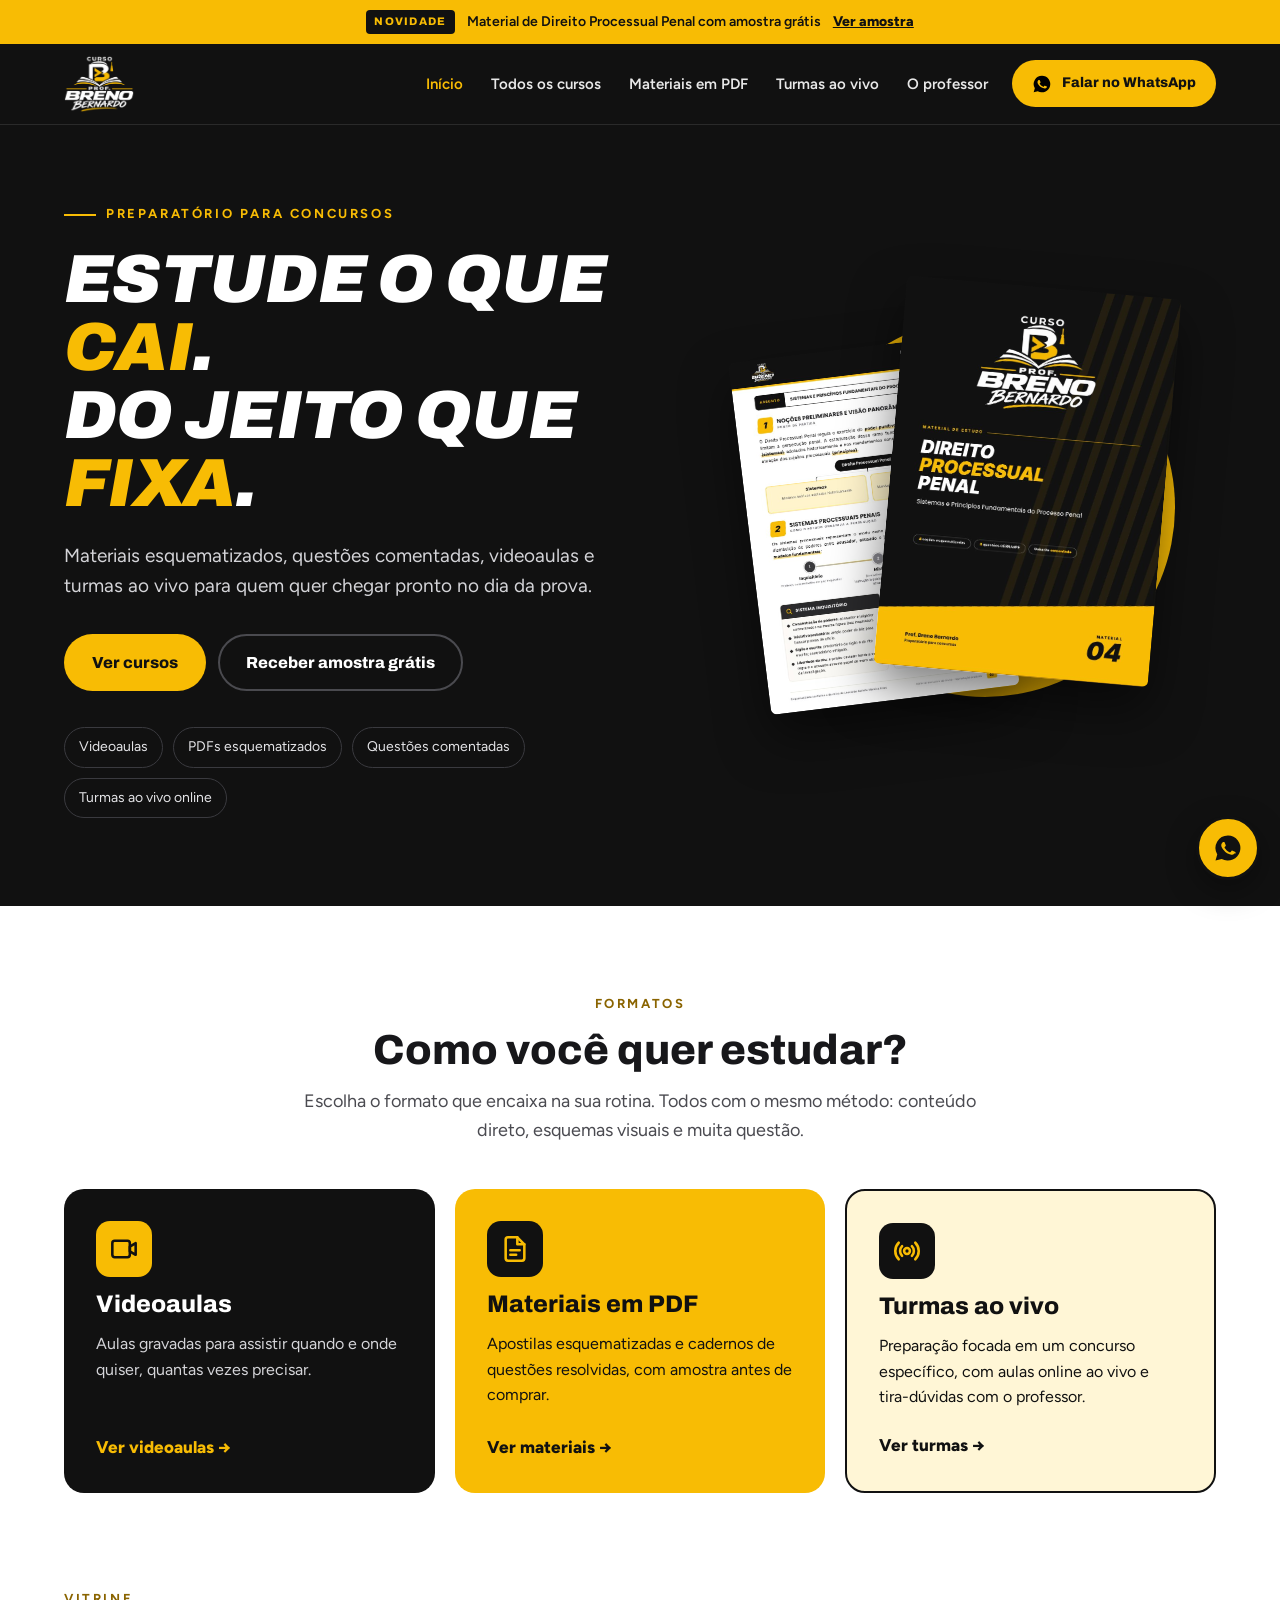
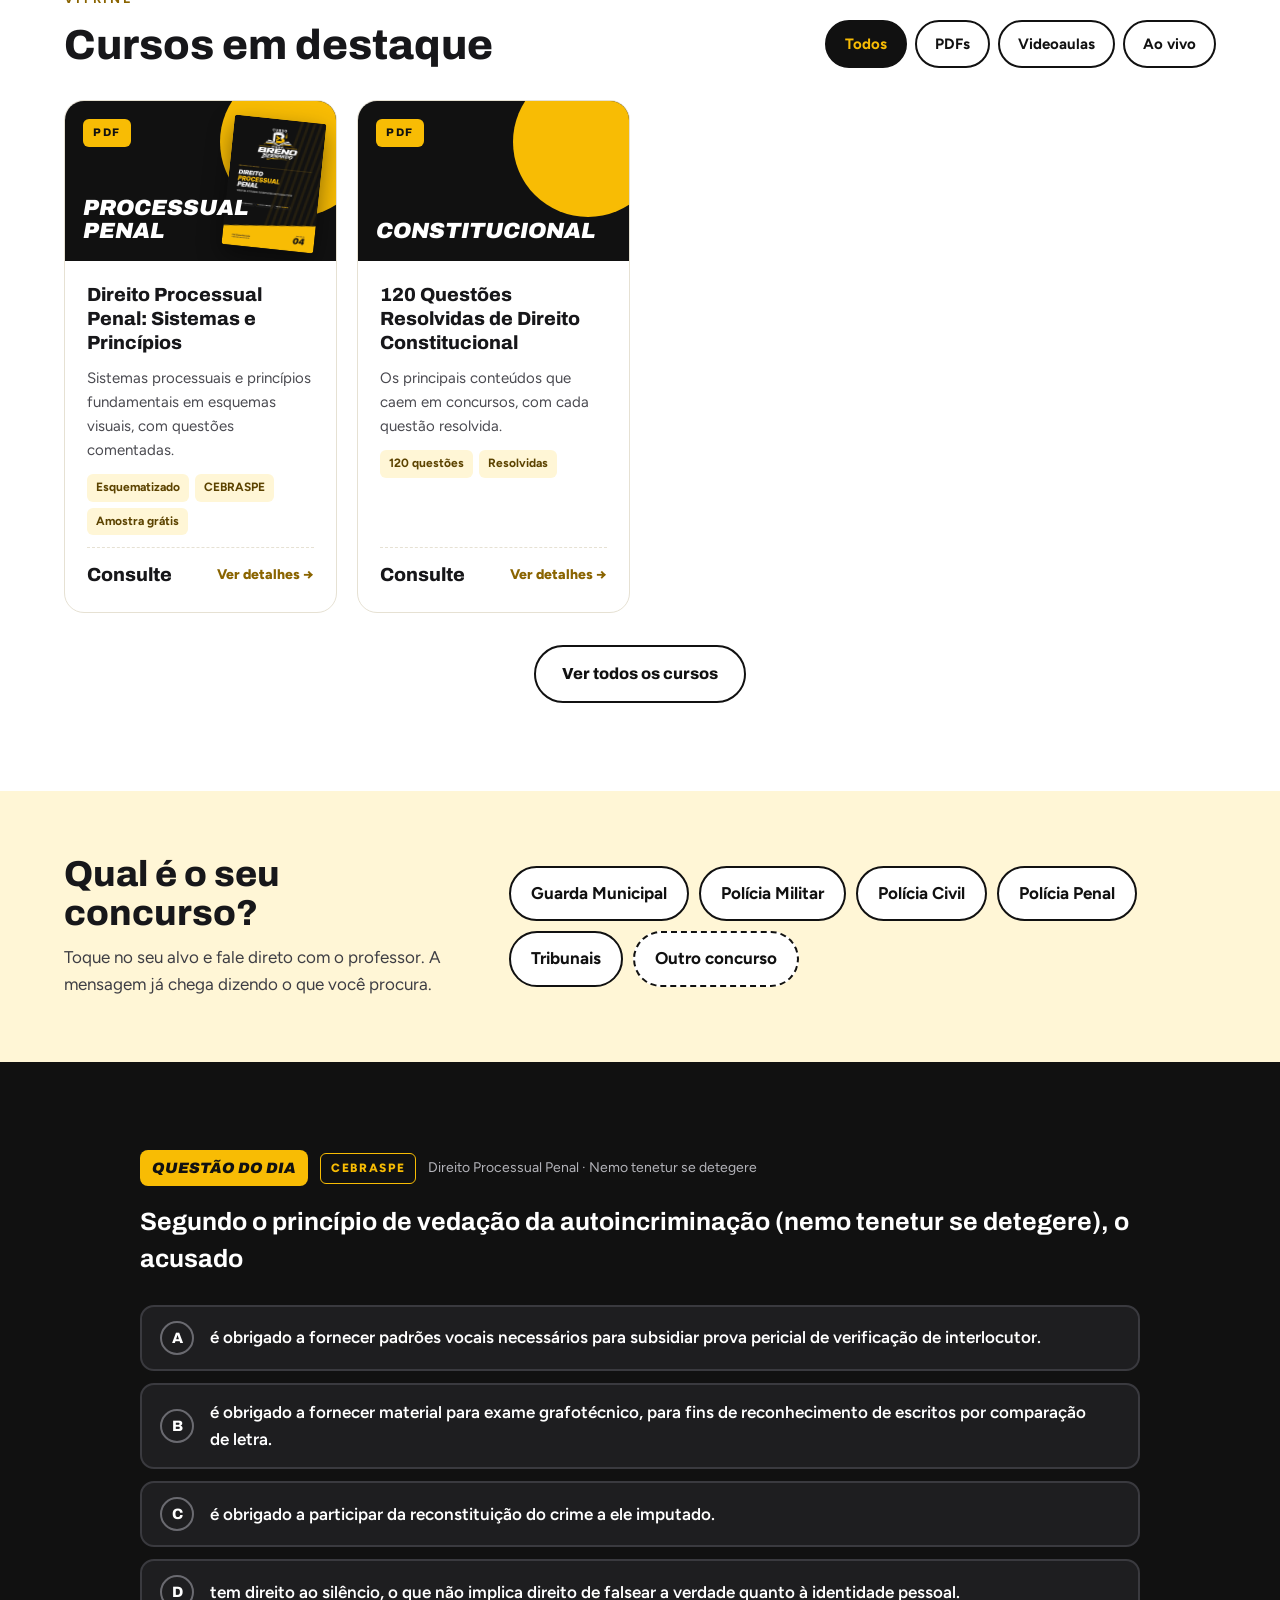
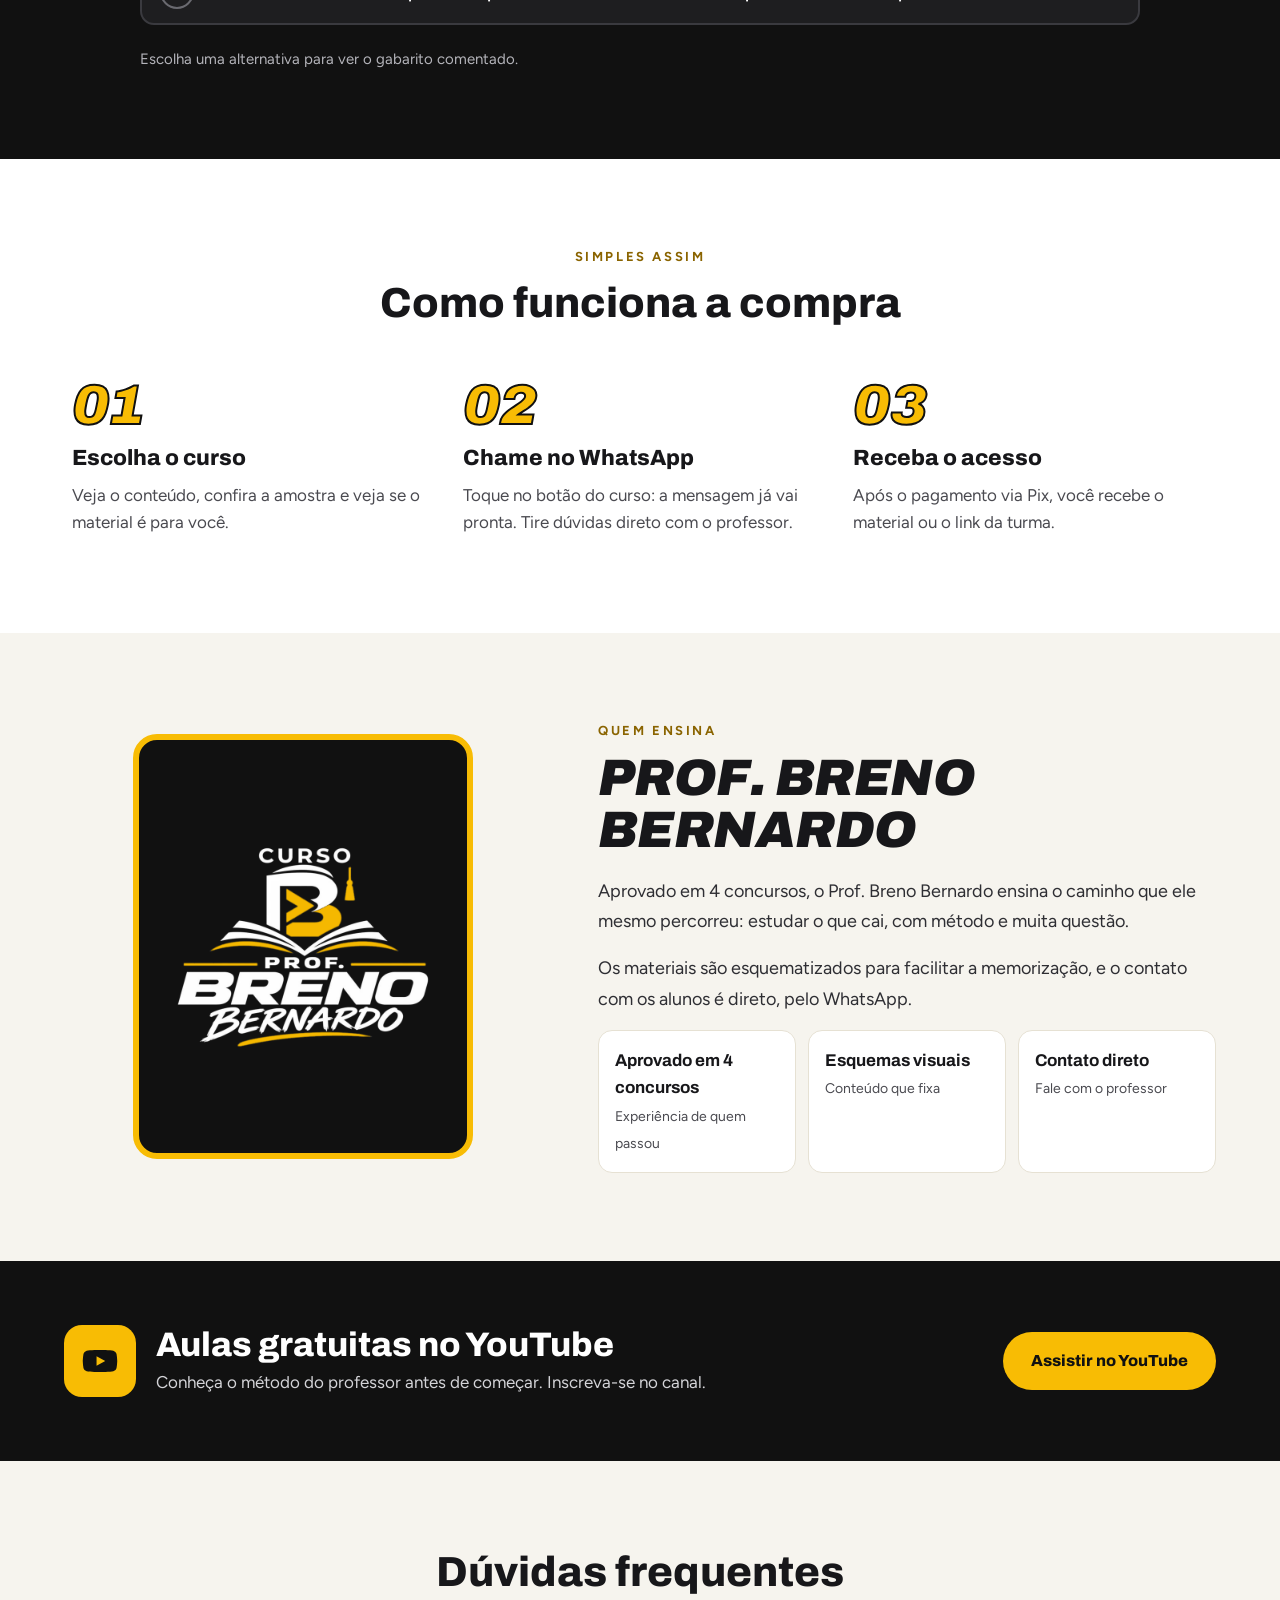
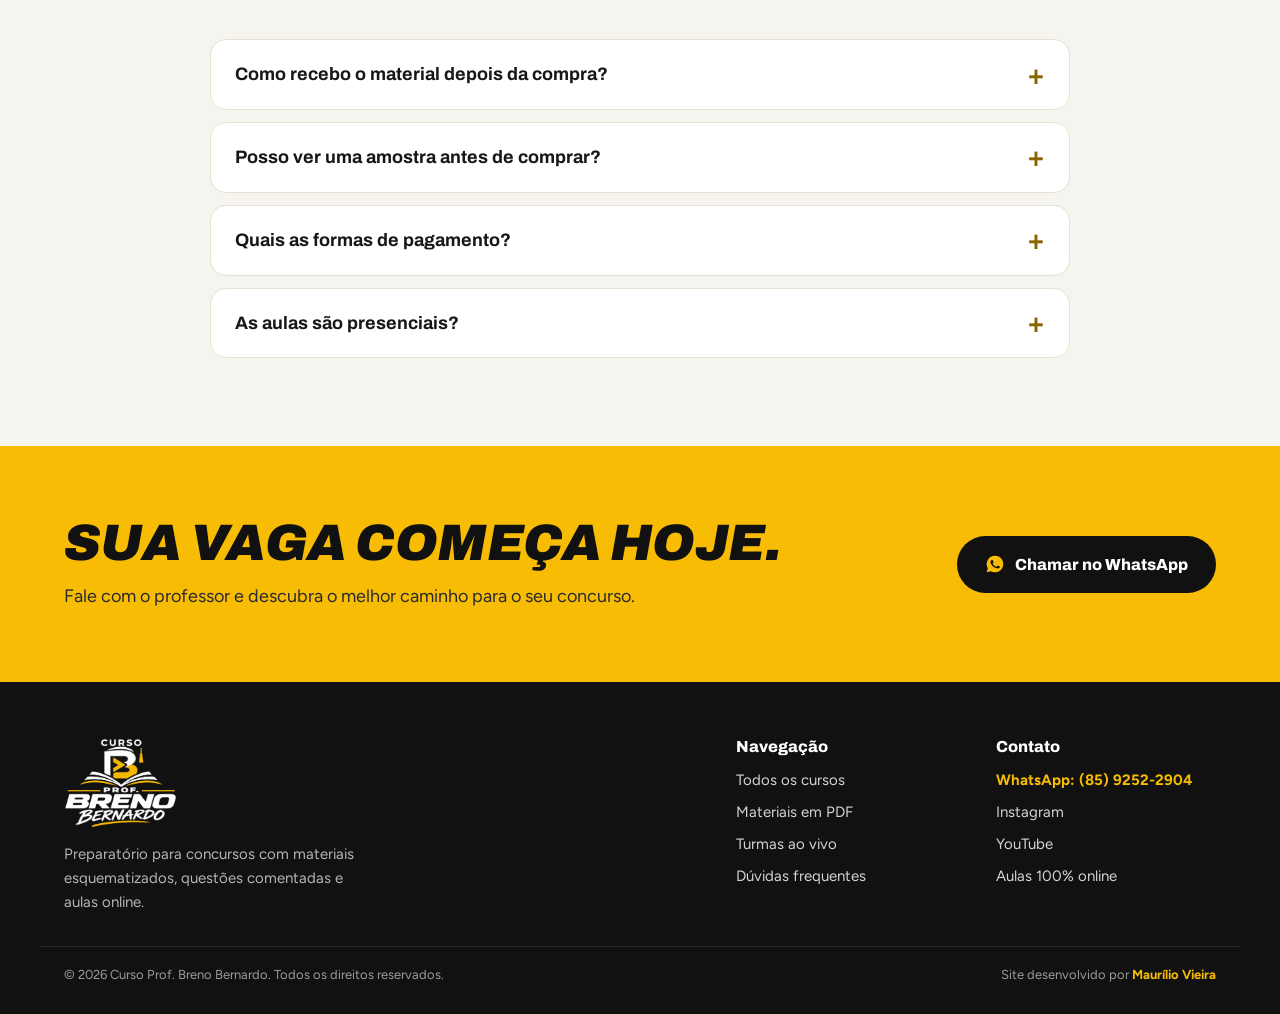
<file: index.html>
<!doctype html>
<html lang="pt-BR">
<head>
  <meta charset="utf-8">
  <meta name="viewport" content="width=device-width, initial-scale=1">
  <title>Curso Prof. Breno Bernardo | Preparatório para concursos</title>
  <meta name="description" content="Materiais esquematizados, questões comentadas, videoaulas e turmas ao vivo para concursos. Fale direto com o Prof. Breno Bernardo pelo WhatsApp.">

  <!-- Prévia do link quando compartilhado no WhatsApp / Instagram / Facebook -->
  <meta property="og:type" content="website">
  <meta property="og:title" content="Curso Prof. Breno Bernardo">
  <meta property="og:description" content="Estude o que cai. Do jeito que fixa. Materiais, questões comentadas e aulas online.">
  <meta property="og:image" content="img/compartilhar.jpg">
  <meta name="theme-color" content="#111111">

  <link rel="icon" type="image/png" href="img/favicon.png">
  <link rel="apple-touch-icon" href="img/favicon.png">
  <link rel="preconnect" href="https://fonts.googleapis.com">
  <link rel="preconnect" href="https://fonts.gstatic.com" crossorigin>
  <link rel="stylesheet" href="https://fonts.googleapis.com/css2?family=Archivo:ital,wght@0,700;0,800;1,800;1,900&family=Figtree:wght@400;500;600;700&display=swap">
  <link rel="stylesheet" href="css/style.css">
</head>
<body data-pagina="inicio">

  <!-- Faixa amarela, cabeçalho e rodapé são preenchidos pelo js/app.js
       a partir do js/config.js — não edite aqui. -->
  <div id="aviso"></div>
  <header id="cabecalho"></header>

  <main>

    <!-- ================= ABERTURA ================= -->
    <section class="hero">
      <div class="container hero__grade">
        <div class="hero__texto">
          <div class="hero__kicker">Preparatório para concursos</div>
          <h1 class="titulo-impacto">Estude o que <span class="destaque-amarelo">cai</span>.<br>Do jeito que <span class="destaque-amarelo">fixa</span>.</h1>
          <p class="hero__sub">Materiais esquematizados, questões comentadas, videoaulas e turmas ao vivo para quem quer chegar pronto no dia da prova.</p>
          <div class="hero__botoes">
            <a class="btn btn--amarelo" href="cursos.html">Ver cursos</a>
            <a class="btn btn--contorno" data-whats="Olá, Prof. Breno! Quero receber uma amostra grátis do material." href="#">Receber amostra grátis</a>
          </div>
          <div class="pilulas">
            <span class="pilula">Videoaulas</span>
            <span class="pilula">PDFs esquematizados</span>
            <span class="pilula">Questões comentadas</span>
            <span class="pilula">Turmas ao vivo online</span>
          </div>
        </div>
        <!-- Imagens do material. Para trocar, aponte para outras imagens em img/amostras/ -->
        <div class="hero__visual" aria-hidden="true">
          <div class="hero__circulo"></div>
          <img class="hero__pagina hero__pagina--tras" src="img/amostras/processual-penal-2.jpg" alt="">
          <img class="hero__pagina hero__pagina--frente" src="img/amostras/processual-penal-1.jpg" alt="">
        </div>
      </div>
    </section>

    <!-- ================= FORMATOS ================= -->
    <section class="secao" style="padding-bottom:40px">
      <div class="container">
        <div class="cabeca-secao cabeca-secao--centro">
          <div class="sobretitulo">Formatos</div>
          <h2 class="titulo-secao">Como você quer estudar?</h2>
          <p>Escolha o formato que encaixa na sua rotina. Todos com o mesmo método: conteúdo direto, esquemas visuais e muita questão.</p>
        </div>
        <div class="grade-auto">
          <a class="formato formato--preto" href="cursos.html?tipo=video">
            <span class="formato__icone"><svg aria-hidden="true" viewBox="0 0 24 24" fill="none" stroke="#111" stroke-width="2.2" stroke-linecap="round" stroke-linejoin="round"><rect x="2" y="5" width="15" height="14" rx="2"/><path d="M17 10l5-3v10l-5-3z"/></svg></span>
            <h3>Videoaulas</h3>
            <p>Aulas gravadas para assistir quando e onde quiser, quantas vezes precisar.</p>
            <span class="formato__link">Ver videoaulas →</span>
          </a>
          <a class="formato formato--amarelo" href="cursos.html?tipo=pdf">
            <span class="formato__icone"><svg aria-hidden="true" viewBox="0 0 24 24" fill="none" stroke="#F8BC04" stroke-width="2.2" stroke-linecap="round" stroke-linejoin="round"><path d="M14 2H6a2 2 0 0 0-2 2v16a2 2 0 0 0 2 2h12a2 2 0 0 0 2-2V8z"/><path d="M14 2v6h6M8 13h8M8 17h5"/></svg></span>
            <h3>Materiais em PDF</h3>
            <p>Apostilas esquematizadas e cadernos de questões resolvidas, com amostra antes de comprar.</p>
            <span class="formato__link">Ver materiais →</span>
          </a>
          <a class="formato formato--claro" href="cursos.html?tipo=aovivo">
            <span class="formato__icone"><svg aria-hidden="true" viewBox="0 0 24 24" fill="none" stroke="#F8BC04" stroke-width="2.2" stroke-linecap="round" stroke-linejoin="round"><circle cx="12" cy="12" r="2.5"/><path d="M7.8 7.8a6 6 0 0 0 0 8.4M16.2 7.8a6 6 0 0 1 0 8.4M4.9 4.9a10 10 0 0 0 0 14.2M19.1 4.9a10 10 0 0 1 0 14.2"/></svg></span>
            <h3>Turmas ao vivo</h3>
            <p>Preparação focada em um concurso específico, com aulas online ao vivo e tira-dúvidas com o professor.</p>
            <span class="formato__link">Ver turmas →</span>
          </a>
        </div>
      </div>
    </section>

    <!-- ================= CURSOS EM DESTAQUE =================
         Os cards vêm do js/dados.js (itens com destaque: true). -->
    <section class="secao" id="cursos" style="padding-top:56px">
      <div class="container">
        <div class="linha-titulo">
          <div>
            <div class="sobretitulo">Vitrine</div>
            <h2 class="titulo-secao" style="margin:0">Cursos em destaque</h2>
          </div>
          <div class="filtros" id="filtros-destaque" role="group" aria-label="Filtrar cursos"></div>
        </div>
        <div class="grade-cursos" id="lista-destaques"></div>
        <p style="text-align:center;margin-top:32px"><a class="btn btn--contorno-escuro" href="cursos.html">Ver todos os cursos</a></p>
      </div>
    </section>

    <!-- ================= QUAL É O SEU CONCURSO ================= -->
    <section class="secao secao--areia" style="padding:64px 0; background:#FFF6D6">
      <div class="container concursos">
        <div class="concursos__texto">
          <h2>Qual é o seu concurso?</h2>
          <p>Toque no seu alvo e fale direto com o professor. A mensagem já chega dizendo o que você procura.</p>
        </div>
        <div class="concursos__botoes" id="lista-concursos"></div>
      </div>
    </section>

    <!-- ================= QUESTÃO DO DIA ================= -->
    <section class="secao secao--preta">
      <div class="container">
        <div class="questao" id="questao"></div>
      </div>
    </section>

    <!-- ================= COMO FUNCIONA ================= -->
    <section class="secao">
      <div class="container">
        <div class="cabeca-secao cabeca-secao--centro">
          <div class="sobretitulo">Simples assim</div>
          <h2 class="titulo-secao">Como funciona a compra</h2>
        </div>
        <div class="grade-auto">
          <div class="passo"><div class="passo__numero">01</div><h3>Escolha o curso</h3><p>Veja o conteúdo, confira a amostra e veja se o material é para você.</p></div>
          <div class="passo"><div class="passo__numero">02</div><h3>Chame no WhatsApp</h3><p>Toque no botão do curso: a mensagem já vai pronta. Tire dúvidas direto com o professor.</p></div>
          <div class="passo"><div class="passo__numero">03</div><h3>Receba o acesso</h3><p>Após o pagamento via Pix, você recebe o material ou o link da turma.</p></div>
        </div>
      </div>
    </section>

    <!-- ================= O PROFESSOR =================
         Textos e foto vêm do js/config.js (bloco "professor"). -->
    <section class="secao secao--areia" id="professor">
      <div class="container sobre">
        <div class="sobre__foto"><div class="sobre__moldura" id="professor-foto"></div></div>
        <div class="sobre__texto">
          <div class="sobretitulo">Quem ensina</div>
          <h2 class="titulo-impacto">Prof. Breno<br>Bernardo</h2>
          <div id="professor-bio"></div>
          <div class="mini-cards" id="professor-destaques"></div>
        </div>
      </div>
    </section>

    <!-- ================= YOUTUBE ================= -->
    <section class="secao secao--preta" style="padding:64px 0">
      <div class="container youtube">
        <div class="youtube__texto">
          <span class="youtube__icone">
            <svg aria-hidden="true" viewBox="0 0 24 24" fill="#111"><path d="M23 7.2a3 3 0 0 0-2.1-2.1C19 4.6 12 4.6 12 4.6s-7 0-8.9.5A3 3 0 0 0 1 7.2 31 31 0 0 0 .5 12 31 31 0 0 0 1 16.8a3 3 0 0 0 2.1 2.1c1.9.5 8.9.5 8.9.5s7 0 8.9-.5a3 3 0 0 0 2.1-2.1 31 31 0 0 0 .5-4.8 31 31 0 0 0-.5-4.8zM9.7 15.1V8.9L15.5 12z"/></svg>
          </span>
          <div>
            <h2>Aulas gratuitas no YouTube</h2>
            <p>Conheça o método do professor antes de começar. Inscreva-se no canal.</p>
          </div>
        </div>
        <a class="btn btn--amarelo" id="link-youtube" href="#" target="_blank" rel="noopener">Assistir no YouTube</a>
      </div>
    </section>

    <!-- ================= DEPOIMENTOS =================
         Some sozinha enquanto a lista DEPOIMENTOS estiver vazia. -->
    <section class="secao">
      <div class="container">
        <div class="cabeca-secao cabeca-secao--centro">
          <div class="sobretitulo">Alunos</div>
          <h2 class="titulo-secao">Quem estudou, recomenda</h2>
        </div>
        <div class="grade-auto" id="lista-depoimentos"></div>
      </div>
    </section>

    <!-- ================= DÚVIDAS ================= -->
    <section class="secao secao--areia" id="duvidas">
      <div class="container">
        <div class="cabeca-secao cabeca-secao--centro"><h2 class="titulo-secao">Dúvidas frequentes</h2></div>
        <div class="duvidas" id="lista-duvidas"></div>
      </div>
    </section>

    <!-- ================= CHAMADA FINAL ================= -->
    <section class="secao secao--amarela" style="padding:72px 0">
      <div class="container chamada">
        <div class="chamada__texto">
          <h2 class="titulo-impacto">Sua vaga começa hoje.</h2>
          <p>Fale com o professor e descubra o melhor caminho para o seu concurso.</p>
        </div>
        <a class="btn btn--preto" data-whats="Olá, Prof. Breno! Quero começar a estudar." href="#">
          <svg aria-hidden="true" viewBox="0 0 24 24"><path d="M12 2a10 10 0 0 0-8.6 15.1L2 22l5-1.3A10 10 0 1 0 12 2zm5.3 14.1c-.2.6-1.3 1.2-1.8 1.2-.5.1-1 .1-3.2-.7-2.7-1.1-4.4-3.8-4.6-4-.1-.2-1.1-1.5-1.1-2.8s.7-2 1-2.3c.2-.3.5-.3.7-.3h.5c.2 0 .4 0 .6.5l.8 2c.1.2.1.4 0 .5l-.4.6-.4.4c-.1.1-.3.3-.1.6.2.3.8 1.3 1.7 2.1 1.2 1 2.1 1.3 2.4 1.5.3.1.5.1.6-.1l.9-1.1c.2-.3.4-.2.7-.1l1.9.9c.3.1.5.2.5.3.1.1.1.7-.1 1.3z"/></svg>
          Chamar no WhatsApp
        </a>
      </div>
    </section>
  </main>

  <footer id="rodape"></footer>

  <!-- A ordem importa: primeiro os dados, depois o motor. -->
  <script src="js/config.js"></script>
  <script src="js/dados.js"></script>
  <script src="js/app.js"></script>
</body>
</html>
</file>
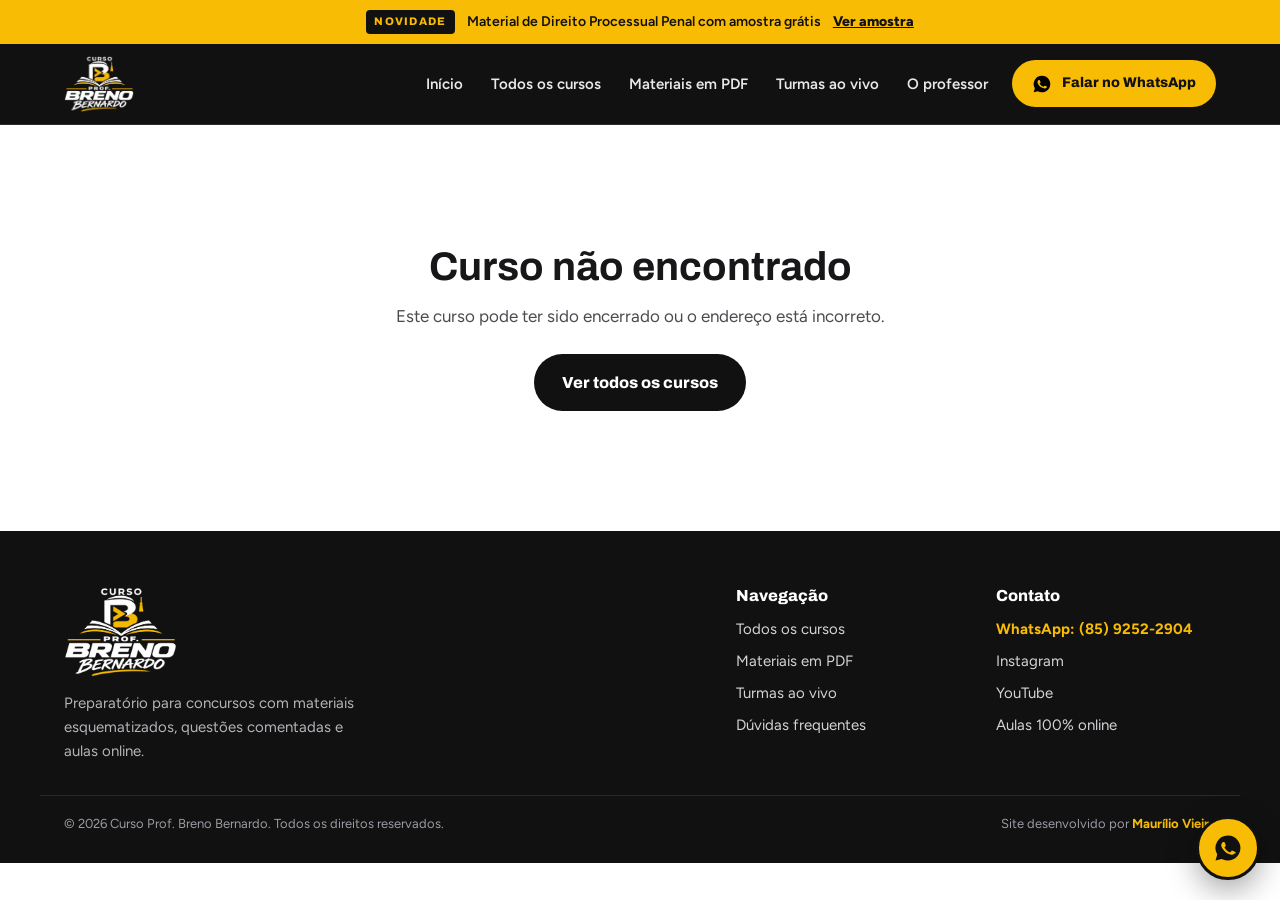
<file: curso.html>
<!doctype html>
<html lang="pt-BR">
<head>
  <meta charset="utf-8">
  <meta name="viewport" content="width=device-width, initial-scale=1">
  <title>Curso | Curso Prof. Breno Bernardo</title>
  <meta name="description" content="Detalhes do curso do Prof. Breno Bernardo.">

  <!-- Prévia do link quando compartilhado no WhatsApp / Instagram / Facebook -->
  <meta property="og:type" content="website">
  <meta property="og:title" content="Curso Prof. Breno Bernardo">
  <meta property="og:description" content="Estude o que cai. Do jeito que fixa. Materiais, questões comentadas e aulas online.">
  <meta property="og:image" content="img/compartilhar.jpg">
  <meta name="theme-color" content="#111111">

  <link rel="icon" type="image/png" href="img/favicon.png">
  <link rel="apple-touch-icon" href="img/favicon.png">
  <link rel="preconnect" href="https://fonts.googleapis.com">
  <link rel="preconnect" href="https://fonts.gstatic.com" crossorigin>
  <link rel="stylesheet" href="https://fonts.googleapis.com/css2?family=Archivo:ital,wght@0,700;0,800;1,800;1,900&family=Figtree:wght@400;500;600;700&display=swap">
  <link rel="stylesheet" href="css/style.css">
</head>
<body data-pagina="curso">

  <div id="aviso"></div>
  <header id="cabecalho"></header>

  <main id="detalhe">
    <!-- PÁGINA DO CURSO: montada automaticamente pelo js/app.js
         a partir do item de js/dados.js cujo "id" está no endereço.
         Exemplo: curso.html?id=processual-penal-sistemas-principios
         Não é preciso criar um arquivo .html para cada curso. -->
  </main>

  <footer id="rodape"></footer>

  <!-- A ordem importa: primeiro os dados, depois o motor. -->
  <script src="js/config.js"></script>
  <script src="js/dados.js"></script>
  <script src="js/app.js"></script>
</body>
</html>
</file>
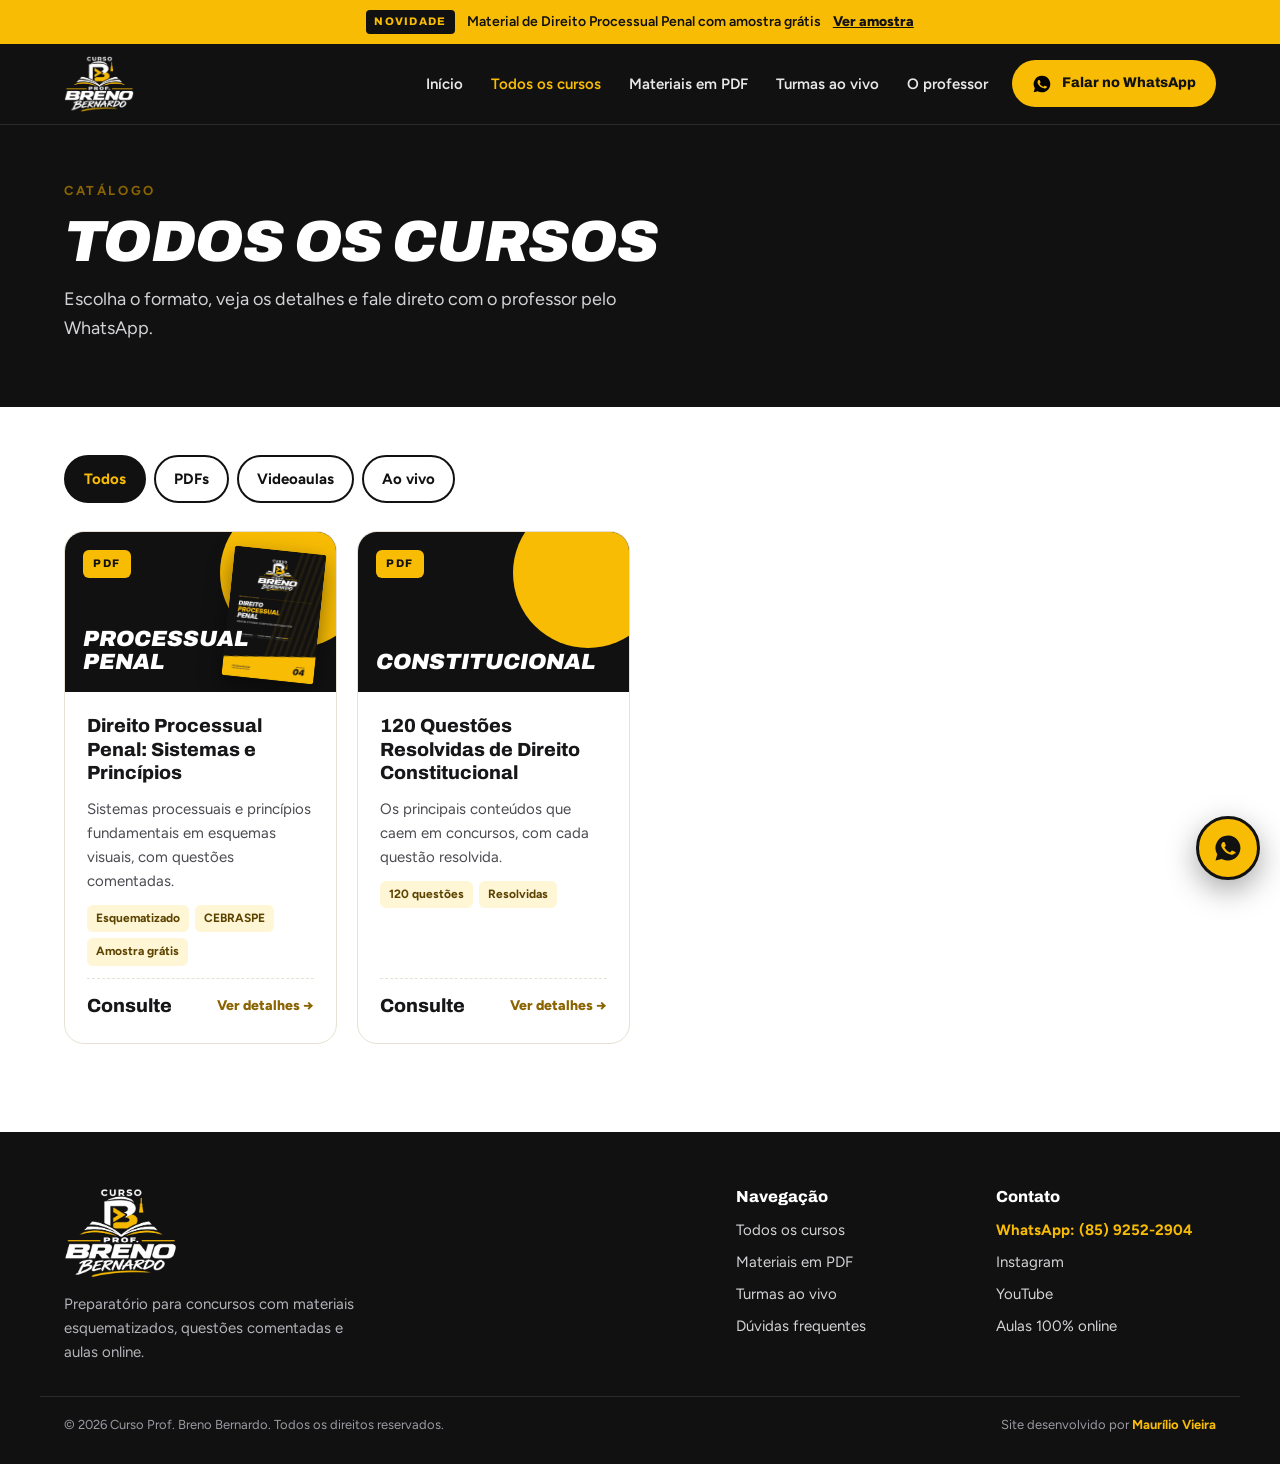
<file: cursos.html>
<!doctype html>
<html lang="pt-BR">
<head>
  <meta charset="utf-8">
  <meta name="viewport" content="width=device-width, initial-scale=1">
  <title>Cursos | Curso Prof. Breno Bernardo</title>
  <meta name="description" content="Catálogo de cursos do Prof. Breno Bernardo: materiais em PDF, videoaulas e turmas ao vivo para concursos.">

  <!-- Prévia do link quando compartilhado no WhatsApp / Instagram / Facebook -->
  <meta property="og:type" content="website">
  <meta property="og:title" content="Curso Prof. Breno Bernardo">
  <meta property="og:description" content="Estude o que cai. Do jeito que fixa. Materiais, questões comentadas e aulas online.">
  <meta property="og:image" content="img/compartilhar.jpg">
  <meta name="theme-color" content="#111111">

  <link rel="icon" type="image/png" href="img/favicon.png">
  <link rel="apple-touch-icon" href="img/favicon.png">
  <link rel="preconnect" href="https://fonts.googleapis.com">
  <link rel="preconnect" href="https://fonts.gstatic.com" crossorigin>
  <link rel="stylesheet" href="https://fonts.googleapis.com/css2?family=Archivo:ital,wght@0,700;0,800;1,800;1,900&family=Figtree:wght@400;500;600;700&display=swap">
  <link rel="stylesheet" href="css/style.css">
</head>
<body data-pagina="catalogo">

  <div id="aviso"></div>
  <header id="cabecalho"></header>

  <main>
    <!-- CATÁLOGO: todos os cards vêm do js/dados.js.
         Endereços úteis para divulgar:
           cursos.html              → todos
           cursos.html?tipo=pdf     → só materiais em PDF
           cursos.html?tipo=video   → só videoaulas
           cursos.html?tipo=aovivo  → só turmas ao vivo -->
    <section class="cabeca-pagina">
      <div class="container">
        <div class="sobretitulo">Catálogo</div>
        <h1 class="titulo-impacto" id="catalogo-titulo">Todos os cursos</h1>
        <p>Escolha o formato, veja os detalhes e fale direto com o professor pelo WhatsApp.</p>
      </div>
    </section>
    <section class="secao" style="padding-top:48px">
      <div class="container">
        <div class="filtros" id="filtros-catalogo" role="group" aria-label="Filtrar por formato" style="margin-bottom:28px"></div>
        <div class="grade-cursos" id="lista-catalogo"></div>
      </div>
    </section>
  </main>

  <footer id="rodape"></footer>

  <!-- A ordem importa: primeiro os dados, depois o motor. -->
  <script src="js/config.js"></script>
  <script src="js/dados.js"></script>
  <script src="js/app.js"></script>
</body>
</html>
</file>
<file: css/style.css>
/* =====================================================================
   ESTILO DO SITE — Curso Prof. Breno Bernardo
   ---------------------------------------------------------------------
   Cores tiradas da logo:
     amarelo #F8BC04  ·  preto #111111
   Para mudar uma cor no site inteiro, altere a variável em :root.
   ===================================================================== */

:root {
  --amarelo: #F8BC04;
  --amarelo-claro: #FFF6D6;
  --amarelo-texto: #8A6400;   /* amarelo escurecido p/ texto em fundo branco (contraste) */
  --preto: #111111;
  --preto-2: #1E1E20;
  --cinza-borda-escura: #2E2E32;
  --texto: #17171A;
  --texto-suave: #4A4A50;
  --texto-claro: #D4D4D8;      /* texto sobre fundo preto */
  --borda: #E6E1D3;
  --fundo-areia: #F6F4EE;
  --branco: #FFFFFF;
  --erro: #E5484D;

  --fonte-titulo: "Archivo", system-ui, sans-serif;
  --fonte-texto: "Figtree", system-ui, sans-serif;

  --largura: 1200px;
  --raio: 20px;
}

/* ---------- Base ---------- */
*, *::before, *::after { box-sizing: border-box; }
html { scroll-behavior: smooth; scroll-padding-top: 90px; }
body {
  margin: 0;
  font-family: var(--fonte-texto);
  color: var(--texto);
  background: var(--branco);
  font-size: 17px;
  line-height: 1.6;
  -webkit-font-smoothing: antialiased;
}
img { max-width: 100%; display: block; }
a { color: inherit; }
h1, h2, h3 { font-family: var(--fonte-titulo); margin: 0; line-height: 1.1; }
p { margin: 0; }
button { font: inherit; }
:focus-visible { outline: 3px solid var(--amarelo); outline-offset: 3px; }

.container { max-width: var(--largura); margin: 0 auto; padding: 0 24px; }
.secao { padding: 88px 0; }
.secao--areia { background: var(--fundo-areia); }
.secao--preta { background: var(--preto); color: var(--branco); }
.secao--amarela { background: var(--amarelo); color: var(--preto); }

.sobretitulo {
  font-weight: 700; font-size: 13px; letter-spacing: .2em; text-transform: uppercase;
  color: var(--amarelo-texto); margin-bottom: 12px;
}
.secao--preta .sobretitulo { color: var(--amarelo); }
.titulo-secao { font-weight: 800; font-size: clamp(30px, 3.4vw, 42px); margin-bottom: 14px; }
.titulo-impacto { font-style: italic; font-weight: 900; text-transform: uppercase; line-height: 1.0; letter-spacing: -.01em; }
.destaque-amarelo { color: var(--amarelo); }
.marca-texto { background: linear-gradient(transparent 58%, var(--amarelo) 58%); }
.cabeca-secao { max-width: 680px; margin-bottom: 44px; }
.cabeca-secao--centro { text-align: center; margin-left: auto; margin-right: auto; }
.cabeca-secao p { color: var(--texto-suave); font-size: 18px; }
.secao--preta .cabeca-secao p { color: var(--texto-claro); }

/* ---------- Botões ---------- */
.btn {
  display: inline-flex; align-items: center; justify-content: center; gap: 10px;
  min-height: 48px; padding: 14px 26px; border-radius: 999px;
  font-family: var(--fonte-titulo); font-weight: 800; font-size: 16px;
  text-decoration: none; border: 2px solid transparent; cursor: pointer;
  transition: transform .15s ease, background .15s ease, color .15s ease;
}
.btn:hover { transform: translateY(-2px); }
.btn svg { width: 20px; height: 20px; flex: none; }
.btn--amarelo { background: var(--amarelo); color: var(--preto); }
.btn--preto { background: var(--preto); color: var(--branco); }
.btn--preto svg { fill: var(--amarelo); }
.btn--contorno { border-color: #4A4A4F; color: var(--branco); background: transparent; }
.btn--contorno-escuro { border-color: var(--preto); color: var(--preto); background: transparent; }
.btn--bloco { display: flex; width: 100%; }
.btn--pequeno { min-height: 44px; padding: 10px 18px; font-size: 14px; }

/* ---------- Faixa de aviso ---------- */
.aviso {
  background: var(--amarelo); color: var(--preto); padding: 10px 24px;
  display: flex; justify-content: center; align-items: center; gap: 12px; flex-wrap: wrap;
  font-size: 14px; font-weight: 600; text-align: center;
}
.aviso__etiqueta {
  background: var(--preto); color: var(--amarelo); font-family: var(--fonte-titulo);
  font-weight: 800; font-size: 11px; letter-spacing: .12em; padding: 3px 8px; border-radius: 4px;
}
.aviso a { font-weight: 800; }

/* ---------- Cabeçalho ---------- */
.cabecalho { background: var(--preto); position: sticky; top: 0; z-index: 40; border-bottom: 1px solid #2A2A2A; }
.cabecalho__linha { display: flex; align-items: center; gap: 20px; padding-top: 12px; padding-bottom: 12px; }
.cabecalho__logo img { height: 56px; width: auto; }
.menu { margin-left: auto; display: flex; align-items: center; gap: 4px; }
.menu a:not(.btn) {
  color: #E8E8E8; text-decoration: none; font-weight: 600; font-size: 15px;
  padding: 12px; border-radius: 8px;
}
.menu a:not(.btn):hover, .menu a[aria-current="page"] { color: var(--amarelo); }
.menu .btn { margin-left: 8px; }
.menu-botao {
  display: none; margin-left: auto; background: transparent; border: 2px solid #3A3A3F;
  color: var(--branco); border-radius: 10px; width: 48px; height: 48px; cursor: pointer;
  align-items: center; justify-content: center;
}
.menu-botao svg { width: 24px; height: 24px; }

@media (max-width: 920px) {
  .menu-botao { display: inline-flex; }
  .menu {
    display: none; position: absolute; left: 0; right: 0; top: 100%;
    background: var(--preto); flex-direction: column; align-items: stretch;
    padding: 12px 24px 24px; border-bottom: 3px solid var(--amarelo);
  }
  .menu.aberto { display: flex; }
  .menu a:not(.btn) { padding: 14px 4px; border-bottom: 1px solid #2A2A2A; border-radius: 0; }
  .menu .btn { margin: 14px 0 0; }
  .cabecalho__logo img { height: 48px; }
}

/* ---------- Hero (página inicial) ---------- */
.hero { background: var(--preto); color: var(--branco); overflow: hidden; }
.hero__grade { display: flex; flex-wrap: wrap; align-items: center; gap: 56px; padding-top: 72px; padding-bottom: 88px; }
.hero__texto { flex: 1 1 480px; min-width: 0; }
.hero__kicker { display: inline-flex; align-items: center; gap: 10px; color: var(--amarelo); font-weight: 700; font-size: 13px; letter-spacing: .2em; text-transform: uppercase; margin-bottom: 20px; }
.hero__kicker::before { content: ""; width: 32px; height: 2px; background: var(--amarelo); }
.hero h1 { font-size: clamp(40px, 5.4vw, 68px); margin-bottom: 24px; }
.hero__sub { font-size: 19px; color: var(--texto-claro); max-width: 540px; margin-bottom: 32px; }
.hero__botoes { display: flex; gap: 12px; flex-wrap: wrap; margin-bottom: 36px; }
.pilulas { display: flex; gap: 10px; flex-wrap: wrap; }
.pilula { border: 1px solid #3A3A3F; border-radius: 999px; padding: 8px 14px; font-size: 14px; color: #E4E4E7; }
.hero__visual { flex: 1 1 400px; min-width: 0; position: relative; min-height: 460px; display: flex; justify-content: center; }
.hero__circulo { position: absolute; width: 380px; height: 380px; max-width: 90%; aspect-ratio: 1; border-radius: 50%; background: var(--amarelo); top: 40px; right: 8%; }
.hero__pagina { position: absolute; border-radius: 6px; box-shadow: 0 24px 50px rgba(0,0,0,.5); }
.hero__pagina--tras { width: 250px; transform: rotate(-7deg); left: 8%; top: 70px; }
.hero__pagina--frente { width: 275px; transform: rotate(5deg); right: 10%; top: 10px; }
@media (max-width: 560px) {
  .hero__visual { min-height: 380px; }
  .hero__pagina--tras { width: 190px; left: 2%; }
  .hero__pagina--frente { width: 210px; right: 2%; }
  .hero__circulo { width: 280px; height: 280px; }
}

/* ---------- Formatos (3 cards) ---------- */
.grade-auto { display: grid; grid-template-columns: repeat(auto-fit, minmax(280px, 1fr)); gap: 20px; }
.formato { border-radius: var(--raio); padding: 32px; display: flex; flex-direction: column; gap: 14px; text-decoration: none; transition: transform .15s ease; }
.formato:hover { transform: translateY(-4px); }
.formato__icone { width: 56px; height: 56px; border-radius: 14px; display: grid; place-items: center; }
.formato__icone svg { width: 28px; height: 28px; }
.formato h3 { font-size: 24px; font-weight: 800; }
.formato p { font-size: 16px; }
.formato__link { margin-top: auto; padding-top: 8px; font-weight: 800; }
.formato--preto { background: var(--preto); color: var(--branco); }
.formato--preto .formato__icone { background: var(--amarelo); }
.formato--preto p { color: var(--texto-claro); }
.formato--preto .formato__link { color: var(--amarelo); }
.formato--amarelo { background: var(--amarelo); color: var(--preto); }
.formato--amarelo .formato__icone, .formato--claro .formato__icone { background: var(--preto); }
.formato--claro { background: var(--amarelo-claro); color: var(--preto); border: 2px solid var(--preto); }

/* ---------- Filtros ---------- */
.filtros { display: flex; gap: 8px; flex-wrap: wrap; }
.filtro {
  min-height: 44px; padding: 10px 18px; border-radius: 999px; cursor: pointer;
  border: 2px solid var(--preto); background: var(--branco); color: var(--preto);
  font-weight: 700; font-size: 15px;
}
.filtro[aria-pressed="true"] { background: var(--preto); color: var(--amarelo); }
.linha-titulo { display: flex; align-items: flex-end; justify-content: space-between; gap: 24px; flex-wrap: wrap; margin-bottom: 32px; }

/* ---------- Card de curso ---------- */
.grade-cursos { display: grid; grid-template-columns: repeat(auto-fill, minmax(270px, 1fr)); gap: 20px; }
.card { border: 1px solid var(--borda); border-radius: var(--raio); overflow: hidden; display: flex; flex-direction: column; background: var(--branco); transition: transform .15s ease, box-shadow .15s ease; }
.card:hover { transform: translateY(-4px); box-shadow: 0 16px 40px rgba(17,17,17,.10); }
.card__capa { background: var(--preto); height: 160px; position: relative; display: flex; align-items: flex-end; padding: 18px; overflow: hidden; }
.card__capa::after { content: ""; position: absolute; right: -34px; top: -34px; width: 150px; height: 150px; border-radius: 50%; background: var(--amarelo); }
.card__capa img { position: absolute; right: 16px; top: 18px; width: 92px; transform: rotate(6deg); border-radius: 3px; box-shadow: 0 10px 24px rgba(0,0,0,.45); z-index: 1; }
.card__tipo { position: absolute; left: 18px; top: 18px; z-index: 2; background: var(--amarelo); color: var(--preto); font-family: var(--fonte-titulo); font-weight: 800; font-size: 11px; letter-spacing: .14em; padding: 5px 10px; border-radius: 6px; }
.card__disciplina { position: relative; z-index: 2; color: var(--branco); font-family: var(--fonte-titulo); font-style: italic; font-weight: 900; font-size: 22px; line-height: 1.05; text-transform: uppercase; max-width: 70%; }
.card__corpo { padding: 22px; display: flex; flex-direction: column; gap: 12px; flex: 1; }
.card__corpo h3 { font-size: 19px; font-weight: 800; line-height: 1.25; }
.card__corpo h3 a { text-decoration: none; }
.card__corpo h3 a::after { content: ""; position: absolute; inset: 0; } /* card inteiro clicável */
.card { position: relative; }
.card__resumo { font-size: 15px; color: var(--texto-suave); }
.etiquetas { display: flex; gap: 6px; flex-wrap: wrap; }
.etiqueta { background: var(--amarelo-claro); color: #5C4300; font-size: 12px; font-weight: 700; padding: 4px 9px; border-radius: 6px; }
.card__rodape { margin-top: auto; padding-top: 12px; border-top: 1px dashed var(--borda); display: flex; align-items: center; justify-content: space-between; gap: 10px; }
.card__preco { font-family: var(--fonte-titulo); font-weight: 800; font-size: 19px; }
.card__ver { font-weight: 800; font-size: 14px; color: var(--amarelo-texto); }
.vazio { border: 2px dashed var(--borda); border-radius: var(--raio); padding: 40px 24px; text-align: center; color: var(--texto-suave); grid-column: 1 / -1; }
.vazio strong { display: block; color: var(--texto); font-family: var(--fonte-titulo); font-size: 20px; margin-bottom: 8px; }
.vazio .btn { margin-top: 18px; }

/* ---------- Qual é o seu concurso ---------- */
.concursos { display: flex; flex-wrap: wrap; gap: 32px; align-items: center; }
.concursos__texto { flex: 1 1 320px; }
.concursos__texto h2 { font-size: clamp(26px, 3vw, 36px); font-weight: 800; margin-bottom: 10px; }
.concursos__texto p { color: #3E3E44; }
.concursos__botoes { flex: 2 1 520px; display: flex; flex-wrap: wrap; gap: 10px; }
.chip-concurso { min-height: 48px; display: inline-flex; align-items: center; padding: 12px 20px; border-radius: 999px; border: 2px solid var(--preto); background: var(--branco); color: var(--preto); text-decoration: none; font-weight: 700; }
.chip-concurso:hover { background: var(--preto); color: var(--branco); }
.chip-concurso--outro { border-style: dashed; }

/* ---------- Questão do dia ---------- */
.questao { max-width: 1000px; margin: 0 auto; }
.questao__topo { display: flex; align-items: center; gap: 12px; flex-wrap: wrap; margin-bottom: 18px; }
.questao__selo { background: var(--amarelo); color: var(--preto); font-family: var(--fonte-titulo); font-style: italic; font-weight: 900; font-size: 15px; padding: 6px 12px; border-radius: 8px; }
.questao__banca { border: 1px solid var(--amarelo); color: var(--amarelo); font-weight: 800; font-size: 12px; letter-spacing: .14em; padding: 5px 10px; border-radius: 6px; }
.questao__tema { color: #B4B4BA; font-size: 14px; }
.questao__enunciado { font-family: var(--fonte-titulo); font-weight: 700; font-size: clamp(20px, 2.2vw, 25px); line-height: 1.45; margin-bottom: 28px; }
.alternativas { display: flex; flex-direction: column; gap: 12px; }
.alternativa {
  display: flex; align-items: center; gap: 16px; width: 100%; min-height: 56px; padding: 14px 18px;
  border-radius: 14px; cursor: pointer; text-align: left; font-size: 17px; font-weight: 600;
  background: var(--preto-2); color: var(--branco); border: 2px solid #3A3A3F;
  transition: border-color .15s ease;
}
.alternativa:hover:not(:disabled) { border-color: var(--amarelo); }
.alternativa:disabled { cursor: default; }
.alternativa__letra { flex: none; width: 34px; height: 34px; border-radius: 50%; display: grid; place-items: center; font-family: var(--fonte-titulo); font-weight: 800; font-size: 15px; border: 2px solid #6A6A70; }
.alternativa__texto { flex: 1; }
.alternativa__veredito { font-weight: 800; font-size: 13px; letter-spacing: .08em; }
.alternativa.correta { background: var(--amarelo); border-color: var(--amarelo); color: var(--preto); }
.alternativa.correta .alternativa__letra { background: var(--preto); color: var(--amarelo); border-color: var(--preto); }
.alternativa.errada { background: #2A1515; border-color: var(--erro); color: #FFD7D7; }
.alternativa.errada .alternativa__letra { border-color: var(--erro); }
.questao__resposta { margin-top: 24px; background: var(--preto-2); border-radius: 16px; padding: 22px 24px; display: flex; flex-wrap: wrap; gap: 20px; align-items: center; }
.questao__resposta p { flex: 1 1 420px; color: #E4E4E7; }
.questao__resposta strong { color: var(--amarelo); }
.questao__dica { margin-top: 22px; color: #B4B4BA; font-size: 15px; }

/* ---------- Como funciona ---------- */
.passo { display: flex; flex-direction: column; gap: 12px; padding: 8px; }
.passo__numero { font-family: var(--fonte-titulo); font-style: italic; font-weight: 900; font-size: 56px; line-height: 1; color: var(--amarelo); -webkit-text-stroke: 2px var(--preto); }
.passo h3 { font-size: 22px; font-weight: 800; }
.passo p { color: var(--texto-suave); }

/* ---------- Sobre o professor ---------- */
.sobre { display: flex; flex-wrap: wrap; gap: 56px; align-items: center; }
.sobre__foto { flex: 1 1 340px; display: flex; justify-content: center; }
.sobre__moldura { width: 340px; max-width: 100%; aspect-ratio: 4 / 5; border-radius: 24px; background: var(--preto); border: 6px solid var(--amarelo); overflow: hidden; display: grid; place-items: center; }
.sobre__moldura img { width: 100%; height: 100%; object-fit: cover; }
.sobre__moldura img.logo-no-lugar { width: 78%; height: auto; object-fit: contain; }
.sobre__texto { flex: 1 1 480px; min-width: 0; }
.sobre__texto h2 { font-size: clamp(34px, 4vw, 52px); margin-bottom: 20px; }
.sobre__texto p { font-size: 18px; line-height: 1.7; color: #2E2E33; margin-bottom: 16px; }
.mini-cards { display: grid; grid-template-columns: repeat(auto-fit, minmax(160px, 1fr)); gap: 12px; margin-top: 12px; }
.mini-card { background: var(--branco); border-radius: 14px; padding: 16px; border: 1px solid var(--borda); }
.mini-card strong { font-family: var(--fonte-titulo); font-size: 17px; display: block; }
.mini-card span { font-size: 14px; color: var(--texto-suave); }

/* ---------- YouTube ---------- */
.youtube { display: flex; flex-wrap: wrap; gap: 28px; align-items: center; justify-content: space-between; }
.youtube__texto { flex: 1 1 480px; display: flex; gap: 20px; align-items: center; }
.youtube__icone { flex: none; width: 72px; height: 72px; border-radius: 18px; background: var(--amarelo); display: grid; place-items: center; }
.youtube__icone svg { width: 36px; height: 36px; }
.youtube h2 { font-size: clamp(24px, 2.8vw, 34px); font-weight: 800; margin-bottom: 6px; }
.youtube p { color: var(--texto-claro); }

/* ---------- Depoimentos ---------- */
.depoimento { margin: 0; border: 1px solid var(--borda); border-radius: var(--raio); padding: 28px; display: flex; flex-direction: column; gap: 16px; }
.depoimento svg { width: 34px; height: 26px; fill: var(--amarelo); }
.depoimento blockquote { margin: 0; font-size: 17px; color: #2E2E33; }
.depoimento figcaption { margin-top: auto; font-weight: 700; }
.depoimento figcaption span { font-weight: 500; color: var(--texto-suave); }

/* ---------- Dúvidas ---------- */
.duvidas { max-width: 860px; margin: 0 auto; display: flex; flex-direction: column; gap: 12px; }
.duvida { background: var(--branco); border-radius: 16px; border: 1px solid var(--borda); }
.duvida summary { cursor: pointer; list-style: none; padding: 20px 24px; display: flex; justify-content: space-between; align-items: center; gap: 16px; font-family: var(--fonte-titulo); font-weight: 700; font-size: 18px; }
.duvida summary::-webkit-details-marker { display: none; }
.duvida summary::after { content: "+"; font-size: 28px; line-height: 1; color: var(--amarelo-texto); transition: transform .2s ease; }
.duvida[open] summary::after { transform: rotate(45deg); }
.duvida p { padding: 0 24px 22px; color: #3E3E44; }

/* ---------- Chamada final ---------- */
.chamada { display: flex; flex-wrap: wrap; gap: 28px; align-items: center; justify-content: space-between; }
.chamada__texto { flex: 1 1 520px; }
.chamada h2 { font-size: clamp(32px, 4vw, 52px); margin-bottom: 12px; }
.chamada p { font-size: 18px; color: #2A2A2A; }

/* ---------- Rodapé ---------- */
.rodape { background: var(--preto); color: var(--texto-claro); }
.rodape__grade { display: flex; flex-wrap: wrap; gap: 40px; justify-content: space-between; padding-top: 56px; padding-bottom: 32px; }
.rodape__marca { flex: 1 1 260px; }
.rodape__marca img { height: 90px; width: auto; margin-bottom: 14px; }
.rodape__marca p { font-size: 15px; color: #B4B4BA; max-width: 300px; }
.rodape__coluna { flex: 0 1 220px; }
.rodape__coluna h3 { font-size: 16px; font-weight: 800; color: var(--branco); margin-bottom: 12px; }
.rodape__coluna ul { list-style: none; margin: 0; padding: 0; display: flex; flex-direction: column; gap: 8px; font-size: 15px; }
.rodape__coluna a { text-decoration: none; color: var(--texto-claro); }
.rodape__coluna a:hover { color: var(--amarelo); }
.rodape__coluna .rodape__whats { color: var(--amarelo); font-weight: 700; }
.rodape__base { border-top: 1px solid #2A2A2D; padding-top: 18px; padding-bottom: 28px; display: flex; flex-wrap: wrap; gap: 12px; justify-content: space-between; font-size: 13px; color: #9A9AA2; }
.rodape__base a { color: var(--amarelo); }

/* ---------- Botão flutuante ---------- */
.flutuante {
  position: fixed; right: 20px; bottom: 20px; z-index: 50; width: 64px; height: 64px; border-radius: 50%;
  background: var(--amarelo); border: 3px solid var(--preto); display: grid; place-items: center;
  box-shadow: 0 10px 30px rgba(0,0,0,.35); transition: transform .15s ease;
}
.flutuante:hover { transform: scale(1.08); }
.flutuante svg { width: 30px; height: 30px; fill: var(--preto); }

/* ---------- Página do catálogo ---------- */
.cabeca-pagina { background: var(--preto); color: var(--branco); padding: 56px 0 64px; }
.cabeca-pagina h1 { font-size: clamp(36px, 4.6vw, 58px); margin-bottom: 14px; }
.cabeca-pagina p { color: var(--texto-claro); font-size: 18px; max-width: 640px; }

/* ---------- Página de detalhe ---------- */
.trilha { font-size: 14px; color: #B4B4BA; margin-bottom: 24px; display: flex; gap: 8px; flex-wrap: wrap; }
.trilha a { color: #B4B4BA; }
.trilha span[aria-current] { color: var(--branco); }
.secao--areia .trilha, .secao--areia .trilha a { color: var(--texto-suave); }
.secao--areia .trilha span[aria-current] { color: var(--texto); font-weight: 600; }
.detalhe-topo { display: flex; flex-wrap: wrap; gap: 48px; align-items: flex-start; }
.detalhe-topo__info { flex: 1 1 520px; min-width: 0; }
.detalhe-topo__info h1 { font-size: clamp(34px, 4.4vw, 56px); margin: 18px 0 18px; }
.detalhe-topo__info .descricao { font-size: 18px; color: var(--texto-claro); margin-bottom: 28px; max-width: 640px; }
.selos { display: flex; gap: 8px; flex-wrap: wrap; }
.selo { font-family: var(--fonte-titulo); font-weight: 800; font-size: 12px; letter-spacing: .14em; padding: 6px 12px; border-radius: 6px; background: var(--amarelo); color: var(--preto); display: inline-flex; align-items: center; gap: 8px; }
.selo--contorno { background: transparent; color: var(--branco); border: 1px solid #4A4A4F; }
.detalhe-pdf .selo--contorno { color: var(--preto); border-color: var(--preto); }
.selo__ponto { width: 8px; height: 8px; border-radius: 50%; background: #C8102E; }
.fichas { display: grid; grid-template-columns: repeat(auto-fit, minmax(150px, 1fr)); gap: 12px; }
.ficha { border: 1px solid var(--cinza-borda-escura); border-radius: 14px; padding: 16px; }
.ficha span { font-size: 12px; letter-spacing: .14em; color: #B4B4BA; font-weight: 700; text-transform: uppercase; display: block; }
.ficha strong { font-family: var(--fonte-titulo); font-size: 18px; }

.compra { flex: 1 1 340px; max-width: 420px; background: var(--branco); color: var(--preto); border-radius: 24px; padding: 28px; border: 4px solid var(--amarelo); box-shadow: 0 30px 60px rgba(0,0,0,.4); }
.compra__rotulo { font-size: 13px; font-weight: 800; letter-spacing: .14em; color: var(--amarelo-texto); }
.compra__preco { font-family: var(--fonte-titulo); font-weight: 900; font-size: 40px; line-height: 1.1; margin: 6px 0 2px; }
.compra__parcela { font-size: 15px; color: var(--texto-suave); margin-bottom: 20px; }
.lista-check { list-style: none; margin: 0 0 24px; padding: 0; display: flex; flex-direction: column; gap: 12px; }
.lista-check li { display: flex; gap: 10px; font-size: 16px; line-height: 1.45; }
.lista-check svg { flex: none; width: 22px; height: 22px; background: var(--amarelo); border-radius: 50%; padding: 3px; }
.compra__nota { margin-top: 14px; font-size: 14px; color: var(--texto-suave); text-align: center; }
.compra .btn + .btn { margin-top: 10px; }

/* Visualizador de amostra */
.amostra { background: var(--preto); border-radius: 24px; padding: 28px; display: flex; flex-direction: column; align-items: center; gap: 20px; }
.amostra__topo { display: flex; justify-content: space-between; align-items: center; width: 100%; gap: 12px; flex-wrap: wrap; color: var(--texto-claro); font-size: 14px; }
.amostra__principal { width: 100%; max-width: 440px; border-radius: 6px; box-shadow: 0 20px 50px rgba(0,0,0,.5); }
.amostra__miniaturas { display: flex; gap: 12px; justify-content: center; flex-wrap: wrap; }
.miniatura { width: 72px; padding: 3px; border-radius: 6px; cursor: pointer; background: transparent; border: 3px solid #3A3A3F; opacity: .7; }
.miniatura[aria-pressed="true"] { border-color: var(--amarelo); opacity: 1; }
.miniatura img { border-radius: 3px; }

.detalhe-pdf { display: flex; flex-wrap: wrap; gap: 48px; align-items: flex-start; }
.detalhe-pdf > * { flex: 1 1 440px; min-width: 0; }
.detalhe-pdf h1 { font-size: clamp(32px, 3.8vw, 48px); margin: 16px 0; }
.detalhe-pdf .descricao { font-size: 18px; color: #3E3E44; margin-bottom: 24px; }
.detalhe-pdf .fichas { grid-template-columns: repeat(2, minmax(0, 1fr)); margin-bottom: 28px; }
.detalhe-pdf .ficha { background: var(--branco); border-color: var(--borda); }
.detalhe-pdf .ficha span { color: var(--texto-suave); }
.detalhe-pdf .compra { max-width: none; box-shadow: none; border: 2px solid var(--preto); }

.topicos { display: grid; grid-template-columns: repeat(auto-fit, minmax(260px, 1fr)); gap: 16px; }
.topico { border: 1px solid var(--borda); border-radius: 18px; padding: 22px; display: flex; gap: 16px; align-items: flex-start; }
.topico__num { font-family: var(--fonte-titulo); font-style: italic; font-weight: 900; font-size: 24px; background: var(--amarelo); border-radius: 10px; min-width: 52px; height: 52px; display: grid; place-items: center; }
.topico h3 { font-size: 19px; font-weight: 800; margin-bottom: 4px; }
.topico p { font-size: 15px; color: var(--texto-suave); }

.tabela-caixa { overflow-x: auto; border: 1px solid var(--borda); border-radius: 18px; }
.tabela { width: 100%; min-width: 640px; border-collapse: collapse; font-size: 16px; }
.tabela th { background: var(--preto); color: var(--branco); text-align: left; padding: 16px 20px; font-family: var(--fonte-titulo); }
.tabela td { padding: 16px 20px; border-top: 1px solid var(--borda); }
.tabela tr:nth-child(even) td { background: #FBFAF6; }

.nao-encontrado { text-align: center; padding: 120px 24px; }
.nao-encontrado h1 { font-size: 40px; margin-bottom: 14px; }
.nao-encontrado p { color: var(--texto-suave); margin-bottom: 24px; }

/* Acessibilidade: texto só para leitores de tela */
.so-leitor { position: absolute; width: 1px; height: 1px; overflow: hidden; clip: rect(0 0 0 0); white-space: nowrap; }

@media (prefers-reduced-motion: reduce) {
  * { transition: none !important; scroll-behavior: auto !important; }
}
</file>
